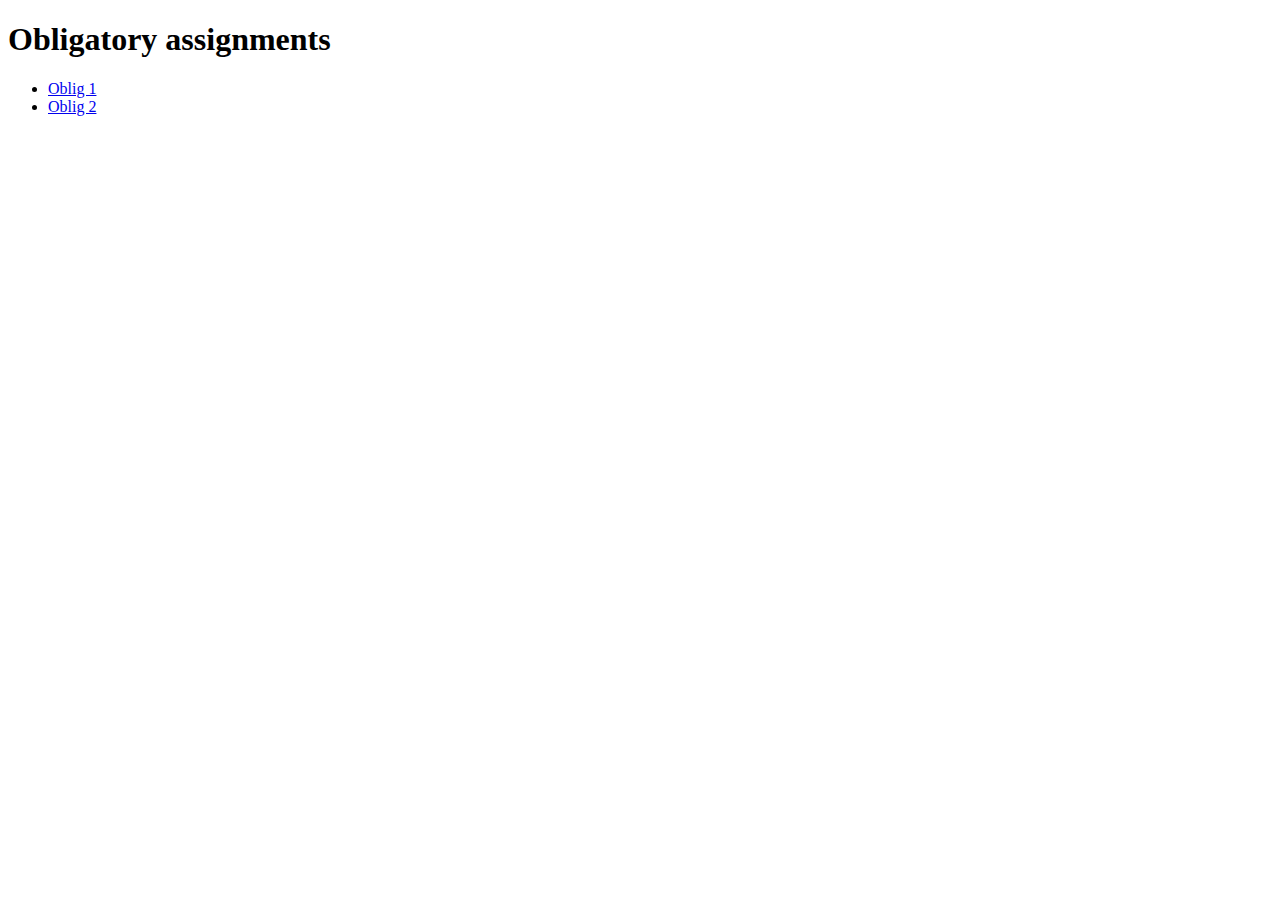
<file: index.html>
<!DOCTYPE html>
<html lang="en">
<head>
    <meta charset="UTF-8">
    <meta http-equiv="X-UA-Compatible" content="IE=edge">
    <meta name="viewport" content="width=device-width, initial-scale=1.0">
    <title>Obligs</title>
</head>
<body>
    <h1>Obligatory assignments</h1>
    <ul>
        <li><a href= "oblig1/index.html">Oblig 1</a></li>
        <li><a href= "oblig2/project/index.html">Oblig 2</a></li>
    </ul>
    
</body>
</html>
</file>
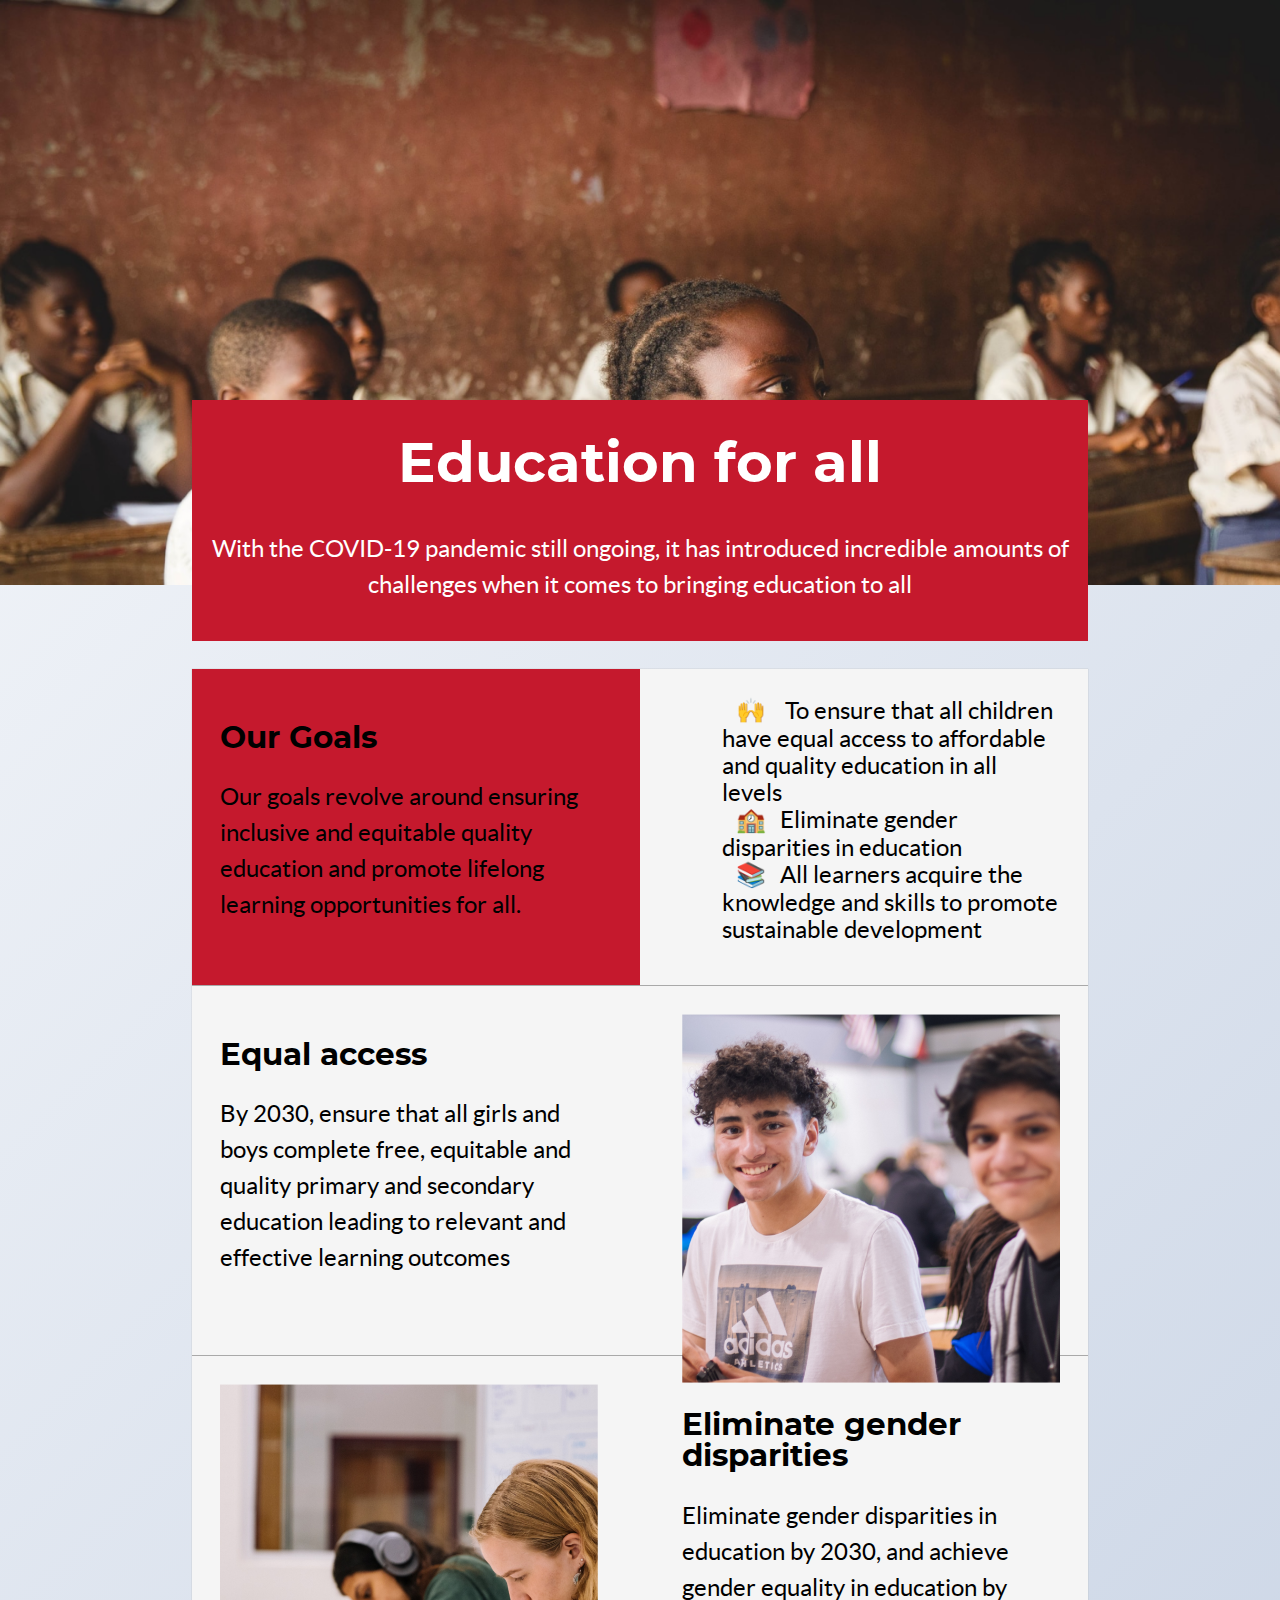
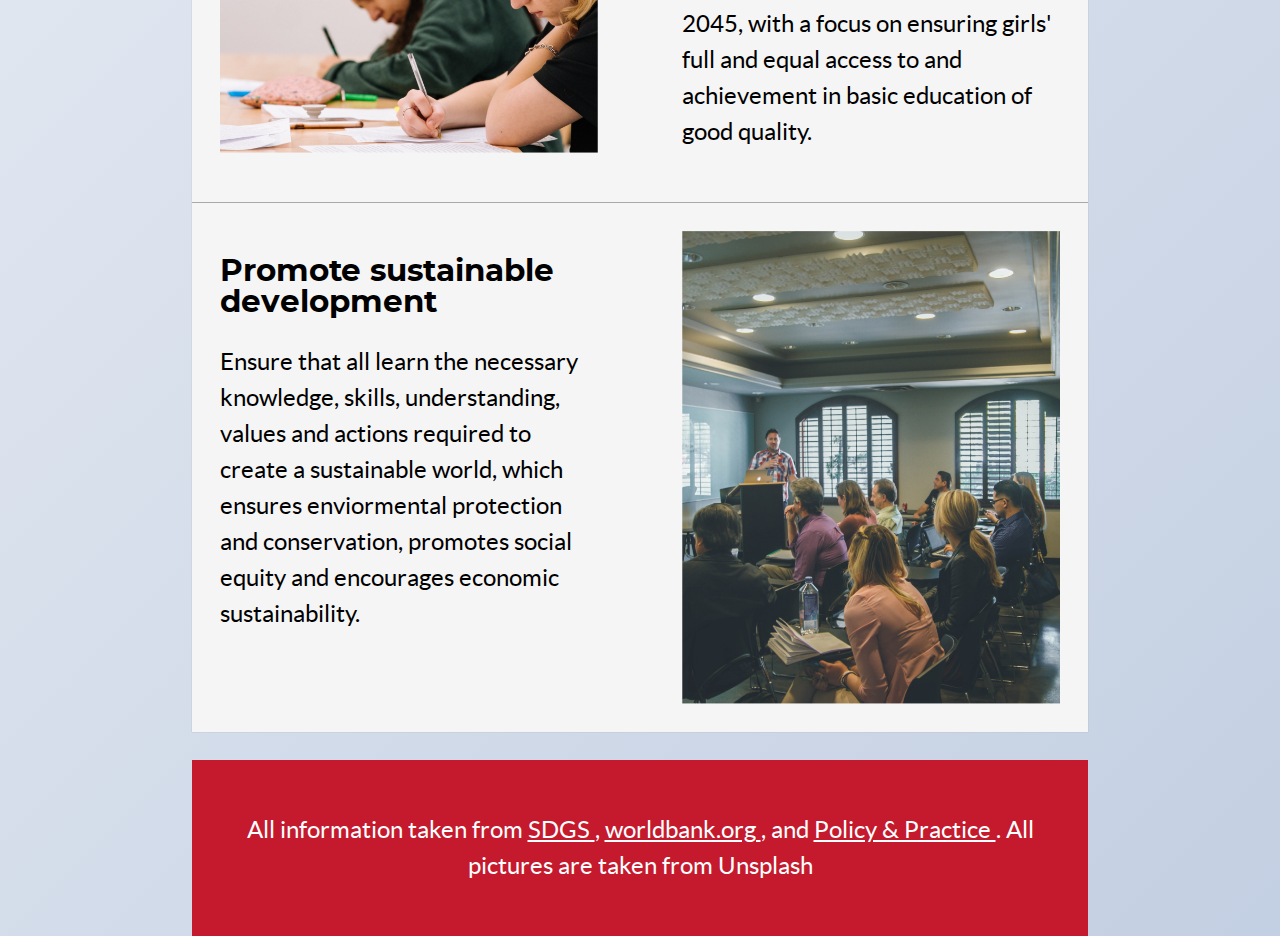
<file: oblig2/project/index.html>
<!DOCTYPE html>
<html lang="en">

<head>
  <meta charset="UTF-8">
  <meta http-equiv="X-UA-Compatible" content="IE=edge">
  <meta name="viewport" content="width=device-width, initial-scale=1.0">
  <link rel="stylesheet" href="style.css">
  <title>oblig2</title>
</head>
<!-- ++++++++++++++++++++++++++++++++++++++++++++++++++ -->
<!--         •͡˘㇁•͡˘     WARNING                         -->
<!--                                                  
    This html file cannot be modified. This is:             
    - You are not allowed to change the HTML structure;
    - You are not allowed to add classes;
    - You are not allowed to remove IDs; 
    - nothing can be changed.

    Create the css file linked in this page and add
    your rules there.
                                                        -->
<!--    ( ͡° ͜ʖ ͡°)_/¯     GOOD LUCK! ツ                   -->
<!-- ++++++++++++++++++++++++++++++++++++++++++++++++++ -->

<body>
  <!-- Header: contains the background and the intro text -->
  <header>
    <div>
      <h1>Education for all</h1>
      <p>
        With the COVID-19 pandemic still ongoing,
        it has introduced incredible amounts of challenges when it comes to bringing education to all
      </p>
    </div>
  </header>

  <!-- main container: contains the contents of the newsletter -->
  <main>

    <!-- First article: introduction -->
    <!-- 
      All the articles share a common style but this one has additional styles. 
      The ID is there to make things easier. 
      (challenge) You can also try to implement it without using the ID  
    -->
    <article id="intro-container">
      <div>
        <h2>Our Goals</h2>
        <p>
          Our goals revolve around ensuring inclusive and equitable
          quality education and promote lifelong learning opportunities for all.
        </p>
      </div>
      <div>
        <ul>
          <li>
            To ensure that all children have equal access to affordable and quality education in all levels
          </li>
          <li>Eliminate gender disparities in education</li>
          <li>All learners acquire the knowledge and skills to promote sustainable development</li>
        </ul>
      </div>
    </article>

    <!-- Third article -->
    <article>
      <div>
        <h2>Equal access</h2>
        <p>
          By 2030, ensure that all girls and boys complete free,
          equitable and quality primary and secondary education
          leading to relevant and effective learning outcomes
        </p>
      </div>
      <img src="assets/img/student1.png" alt="students smiling">
    </article>

    <!-- Third article -->
    <article>
      <img src="assets/img/student2.png" alt="students focusing">
      <div>
        <h2>Eliminate gender disparities</h2>
        <p>
          Eliminate gender disparities in education by 2030, and achieve gender equality in education by
          2045,
          with a focus on ensuring girls' full and equal access to and achievement in basic education of
          good
          quality.
        </p>
      </div>
    </article>

    <!-- Fourth article-->
    <article>
      <div>
        <h2>Promote sustainable development</h2>
        <p>
          Ensure that all learn the necessary knowledge, skills, understanding, values and actions
          required to
          create a sustainable world, which ensures enviormental protection and conservation, promotes
          social
          equity and encourages economic sustainability.
        </p>
      </div>
      <img src="assets/img/student3.png" alt="students in a lecture">
    </article>
  </main>

  <!-- Footer with other information -->
  <footer>
    <p>
      All information taken from
      <a href="https://sdgs.un.org/goals/goal4">
        SDGS
      </a>,
      <a href="https://www.worldbank.org/en/topic/education/brief/education-for-all">
        worldbank.org
      </a>,
      and
      <a href="https://www.developmenteducationreview.com/issue/issue-6/education-and-sustainable-development">Policy &
        Practice
      </a>.
      All pictures are taken from Unsplash
    </p>
  </footer>

</body>

</html>
</file>
<file: oblig2/project/style.css>
@font-face {
    font-family: 'Lato';
    src: url('assets/fonts/lato-regular-webfont.woff2') format('woff2'),
    url('assets/fonts/lato-regular-webfont.woff') format('woff'),
    url('assets/fonts/lato-regular-webfont.ttf') format('truetype'),
    url('assets/fonts/lato-regular-webfont.svg') format('svg');
    font-weight: normal;
    font-style: normal;
}

@font-face {
    font-family: 'Montserrat-Bold';
    src: url('assets/fonts/montserrat-bold-webfont.woff2') format('woff2'),
    url('assets/fonts/montserrat-bold-webfont.woff') format('woff'),
    url('assets/fonts/montserrat-bold-webfont.ttf') format('truetype'),
    url('assets/fonts/montserrat-bold-webfont.svg') format('svg');
    font-weight: normal;
    font-style: normal; 
}

html {
    font-size: 14px;     
}

body {
    margin: 0 auto;
    background: linear-gradient(135deg, #f5f7fa 0%, #c3cfe2 100%);
    font-family: 'Lato', sans-serif;
    font-size: 1.2rem;   
}

h1, h2, h3 {
    font-family: 'Montserrat-Bold', sans-serif; 
}

h1 {
    font-size: 4rem;
}

h2{
    font-size: 2.2rem;
}

p {
    max-width: 70ch;
    line-height: 1.5;
}

header {
    box-sizing: border-box;
    height: 55vh;
    background-image: url(assets/img/studentsbg.png);
    background-size: cover;
    background-attachment: fixed;
    width: 100%;
    margin: 0 auto;
    position: relative;
}

header > div {
    background-color: #c5192d;
    position: absolute;
    bottom: -4rem;
    color: white;
    text-align: center;
    padding-bottom: 1rem;    
    box-sizing: border-box; 
    margin: 0 0.5rem;
}

main {
    box-sizing: border-box;
    box-shadow: 0 0 1px 0 darkgray; 
    background-color: whitesmoke;   
    margin: 2rem 0.5rem;
    padding: 0 0 2rem 0;
}

#intro-container {
    box-sizing: border-box;
    margin: 6rem auto;
    padding: 2rem 2rem;
    background-color: #c5192d;  
}

li {
    box-sizing: border-box;
    list-style-type: none;
}

li::content {
    width: 1rem;
}

li:nth-child(3n + 1)::before {
    content: "\1F64C";
    margin: 1rem 1rem 0 1rem;
}

li:nth-child(3n + 2)::before {
    content: "\1F3EB";
    margin: 1rem 1rem 0 1rem;
}

li:nth-child(3n)::before {
    content: "\1F4DA";
    margin: 1rem 1rem 0 1rem;
}

article:nth-child(2), article:nth-child(3), article:nth-child(4) {
    box-sizing: border-box;
    margin: 2rem 0 0 0;  
    padding: 0rem 2rem;    
}

article:nth-child(2) {
    border-bottom: 0.1px solid darkgray;
}

img {
    box-sizing: border-box;
    display: block;
    max-width: 100%;
    margin: 0 0 2rem 0;   
}

article:nth-child(3) {
    display: table;
}

article:nth-child(3) > img {
    display: table-footer-group; 
}

article:nth-child(3) > div {
    display: table-header-group; 
}

footer {
    box-sizing: border-box;
    background-color: #c5192d;
    color: white;
    margin: 0rem 0.5rem;
    padding: 2rem 1rem;
    text-align: center;
}

a {
    color: white;
}

/*Tablet*/
@media screen and (min-width: 600px) and (max-width: 960px) {
    body {
        font-size: 16px;
    }

    header {
        height: 65vh;
        margin: 0 auto;
    }

    header > div {
        box-sizing: border-box;
        margin: 0 auto;
        left: 7.5%;
    }

    header > div p {
        margin: 0 auto;
    }

    header > div, main, footer {
        width: 85%;
    }

    main {
        margin: 2rem auto;
    }

    article {
        box-sizing: border-box;
        column-count: 2;
        column-width: auto;
        column-gap: 10%; 
    }

    article:nth-child(2) > img {
        float: right;
    }

    article:nth-child(3) {
        padding: 2rem 2rem;
        margin: 0;
    }

    article:nth-child(3) > img {
        margin: 0;
        padding: 0;
        max-width: 45%;  
        float: left;
    }
    
    article:nth-child(3) > div {
        float: right;
        max-width: 45%;
    }
    
    article:nth-child(4) > img {
        margin: 0;
        padding: 0;
    }

    #intro-container {
        background: linear-gradient(90deg, #c5192d 50%, whitesmoke 50%);
        border-bottom: 0.1px solid darkgray;
        margin-bottom: 0;
    }     

    article:nth-child(3) {
        border-bottom: 0.1px solid darkgray;
    }

    footer {
        margin: 0 auto;
    }
}

/*Desktop*/
@media screen and (min-width: 960px) and (max-width:2000px) {
    body {
        font-size: 24px;
    }

    header {
        height: 65vh;
        margin: 0 auto;
    }

    header > div {
        box-sizing: border-box;
        margin: 0 auto;
        left: 15%;
    }

    header > div, main, footer {
        width: 70%;
    }

    main {
        margin: 2rem auto;
    }

    article {
        box-sizing: border-box;
        column-count: 2;
        column-width: auto;
        column-gap: 10%; 
    }

    article:nth-child(2) > img {
        float: right;
    }

    article:nth-child(3) {
        padding: 2rem 2rem;
        margin: 0;
    }

    article:nth-child(3) > img {
        margin: 0;
        padding: 0;
        max-width: 45%;  
        float: left;
    }

    article:nth-child(3) > div {
        float: right;
        max-width: 45%;
    }

    article:nth-child(4) > img {
        margin: 0;
        padding: 0;
    }

    #intro-container {
        background: linear-gradient(90deg, #c5192d 50%, whitesmoke 50%);
        border-bottom: 0.1px solid darkgray;
        margin-bottom: 0;
    }     

    article:nth-child(3) {
        border-bottom: 0.1px solid darkgray;
    }

    footer {
        margin: 0 auto;
    }
}
</file>
